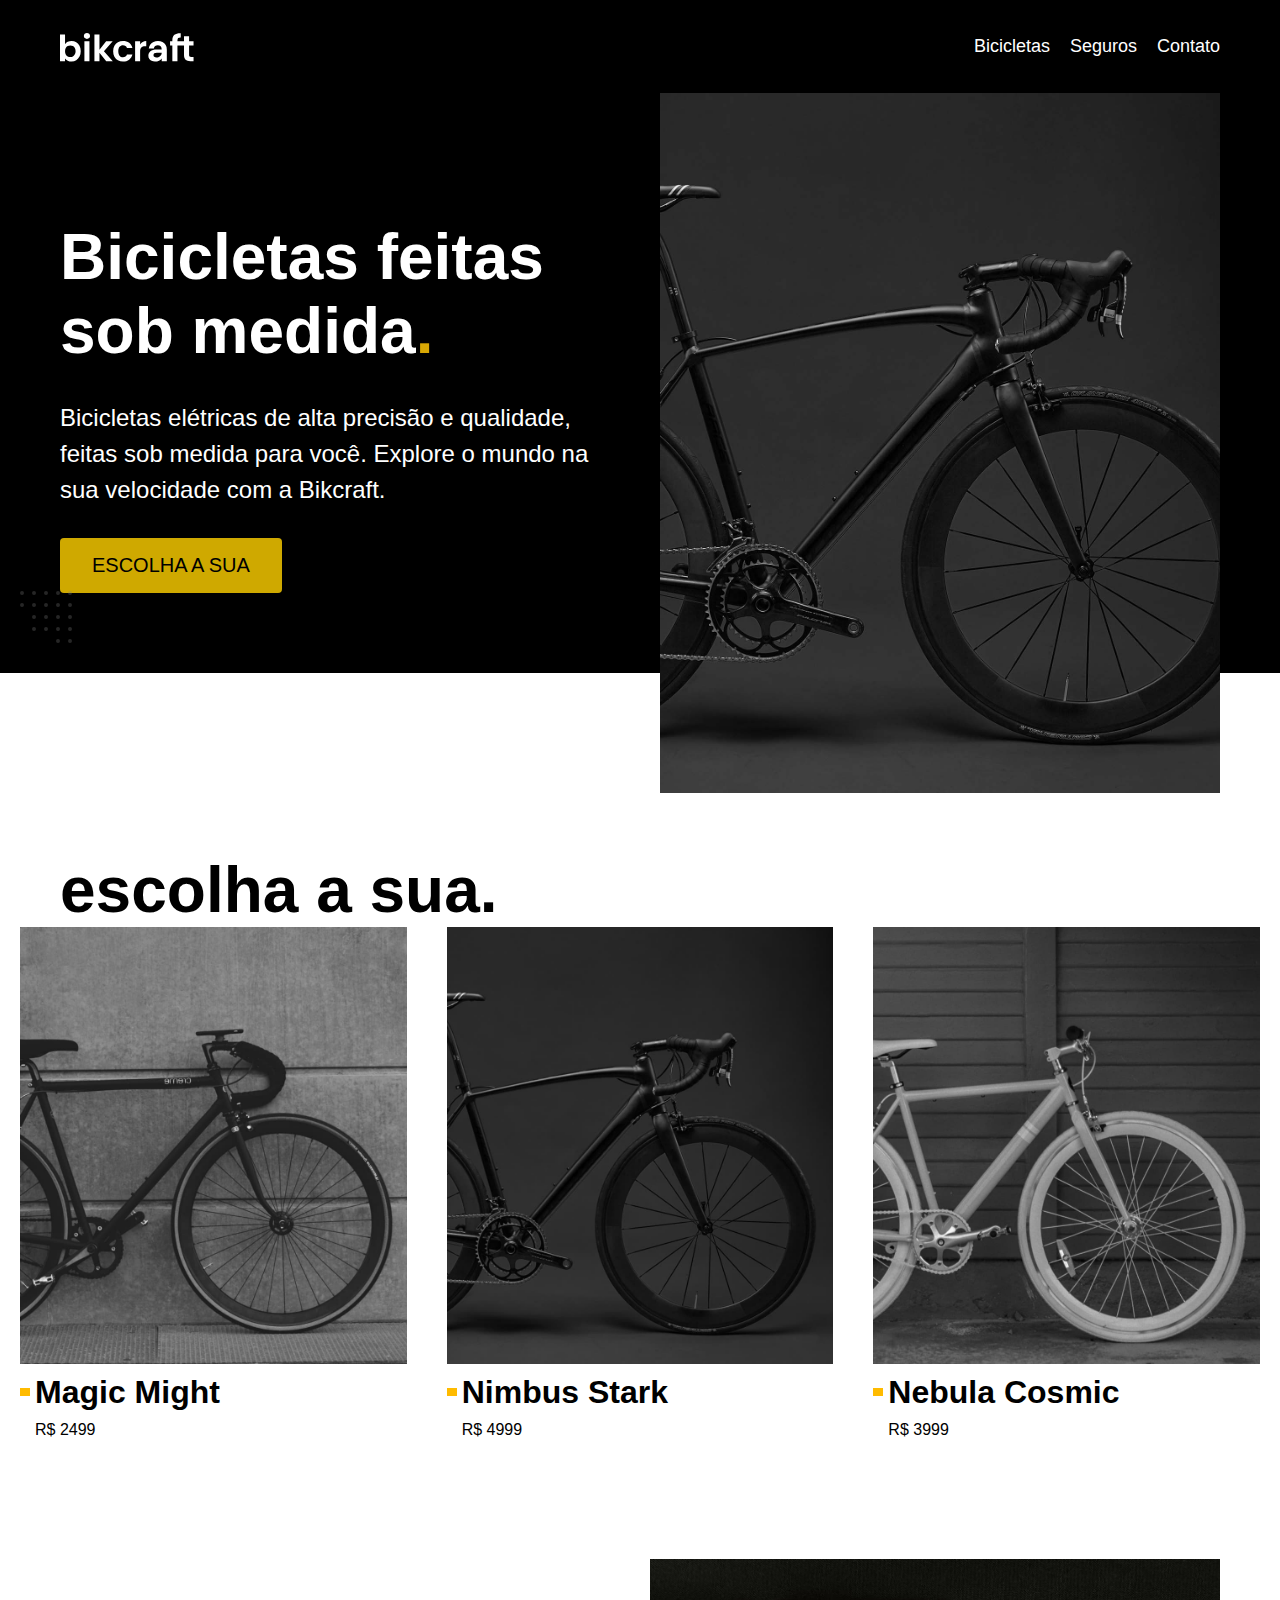
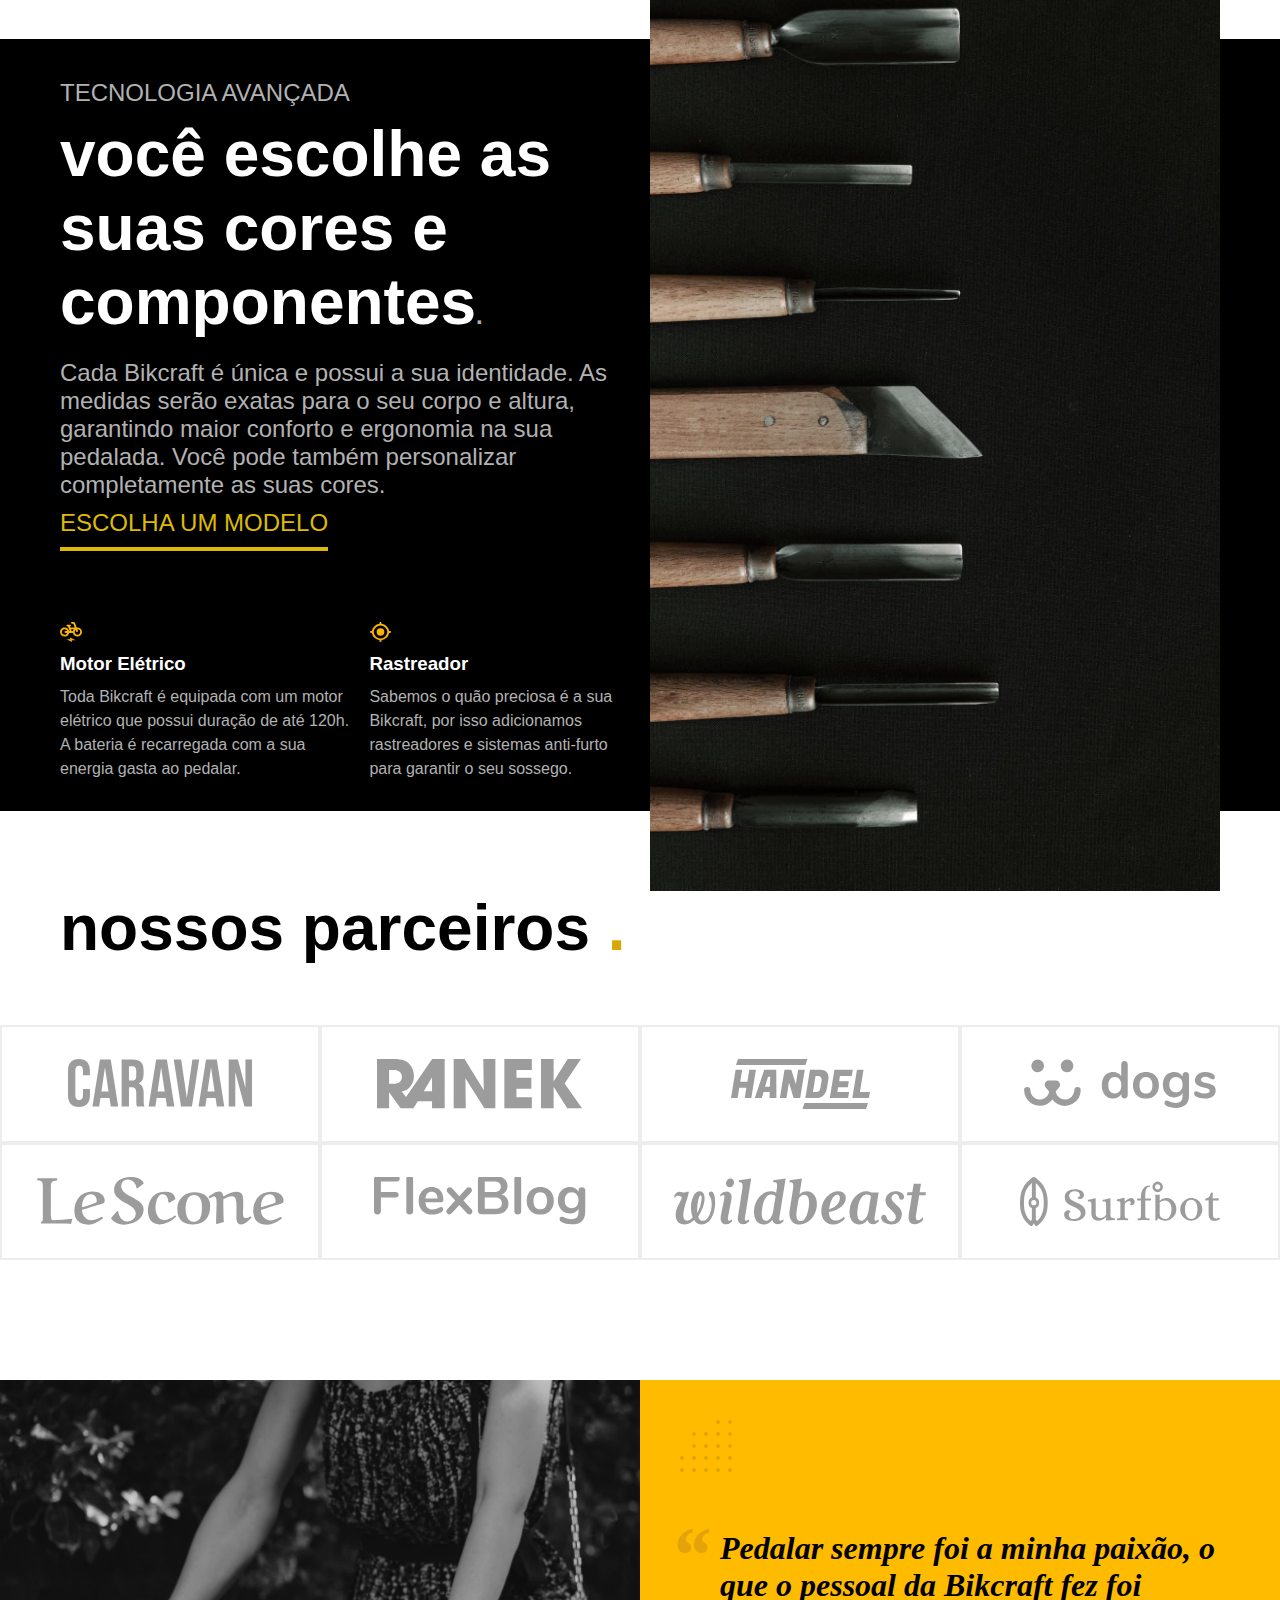
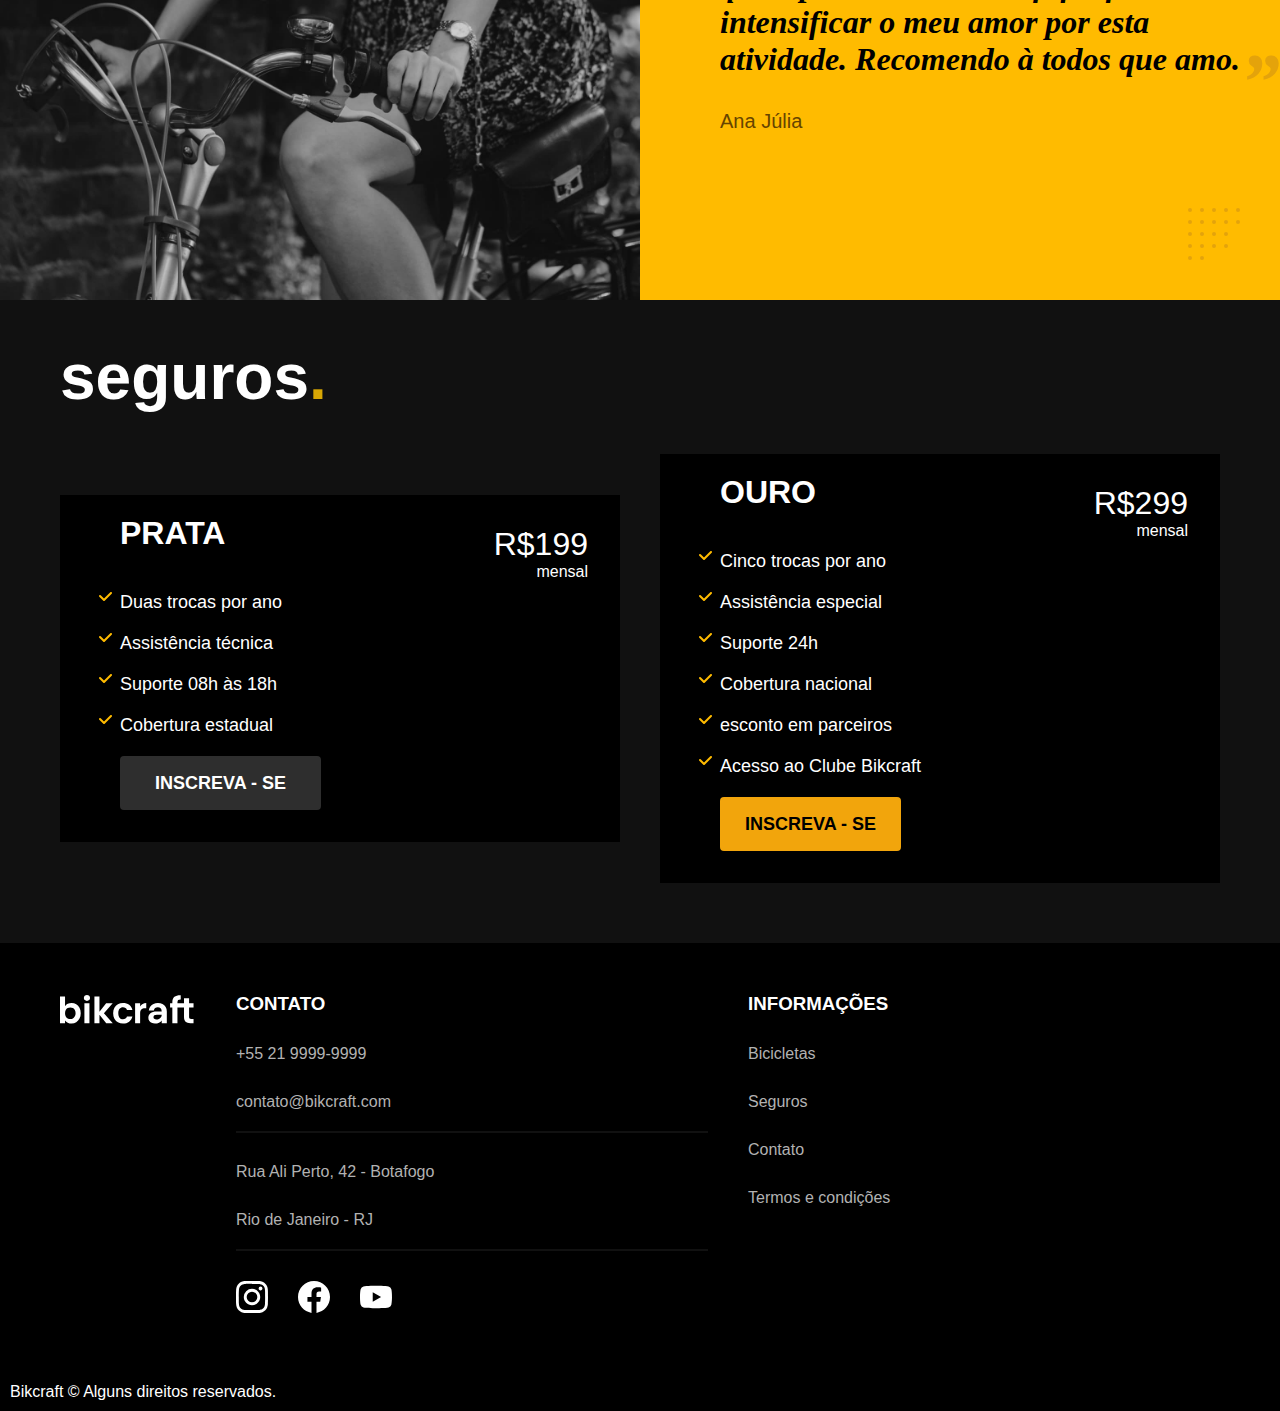
<file: index.html>
<!DOCTYPE html>
<html lang="en">

<head>
    <meta name="viewport" content="width=device-width, initial-scale=1.0">
    <meta charset="UTF-8">
    <meta name="viewport" content="width=device-width, initial-scale=1.0">
    <link rel="shortcut icon" href="/img/" type="image/x-icon">
    <link rel="stylesheet" href="css/style.min.css">
    <title>Bikecraft - Loja</title>
</head>

<body>
    <header class="header-bg">
        <div class="header-flex">
            <a href="./index.html"><img src="/img/bikcraft.svg" alt=""></a>
            <nav class="header-menu">
                <ul><a href="./bicicletas.html">Bicicletas</a></ul>
                <ul><a href="./seguro.html">Seguros</a></ul>
                <ul><a href="./contato.html">Contato</a></ul>
            </nav>
        </div>
    </header>

    <main class="main-bg">
        <div class="main-grid">
            <div class="main-menu">
                <h1>Bicicletas feitas sob medida<span class="ponto">.</span></h1>
                <p>Bicicletas elétricas de alta precisão e qualidade, feitas sob medida para você. Explore o mundo na
                    sua velocidade com a Bikcraft.</p>
                <a href="">Escolha a sua</a>
            </div>
            <img src="./img/fotos/introducao.jpg" alt="">
        </div>
        <img class="detalhe" src="./img/dec/bottom-left.svg" alt="">
    </main>

    <section class="section-bg">
        <h2>escolha a sua.</h2>
        <ul class="section-flex">
            <li>
                <a href="">
                    <img src="./img/bicicletas/magic-home.jpg" alt="">
                    <h3>Magic Might</h3>
                    <p>R$ 2499</p>
                </a>
            </li>
            <li>
                <a href="">
                    <img src="./img/bicicletas/nimbus-home.jpg" alt="">
                    <h3>Nimbus Stark</h3>
                    <p>R$ 4999</p>
                </a>

            </li>
            <li>
                <a href="">
                    <img src="./img/bicicletas/nebula-home.jpg" alt="">
                    <h3>Nebula Cosmic</h3>
                    <p>R$ 3999</p>
                </a>
            </li>
        </ul>
    </section>

    <section class="section-bg2">
        <div class="section-grid">
            <div class="tecnologia">
                <span>TECNOLOGIA AVANÇADA</span>
                <h2>você escolhe as suas cores e componentes<span>.</span></h2>
                <p>Cada Bikcraft é única e possui a sua identidade. As medidas serão exatas para o seu corpo e altura,
                    garantindo maior conforto e ergonomia na sua pedalada. Você pode também personalizar completamente
                    as
                    suas cores.</p>
                <a href="">Escolha um modelo</a>
                <div class="flex-icon">
                    <div class="icons">
                        <img src="./img/icones/eletrica.svg" alt="">
                        <h3>Motor Elétrico</h3>
                        <p>Toda Bikcraft é equipada com um motor elétrico que possui duração de até 120h. A bateria é
                            recarregada com a sua energia gasta ao pedalar.</p>
                    </div>
                    <div>
                        <img src="./img/icones/rastreador.svg" alt="">
                        <h3>Rastreador</h3>
                        <p>Sabemos o quão preciosa é a sua Bikcraft, por isso adicionamos rastreadores e sistemas
                            anti-furto
                            para garantir o seu sossego.</p>
                    </div>
                </div>
            </div>
            <div>
                <img class="image" src="./img/fotos/tecnologia.jpg" alt="">
            </div>
        </div>
    </section>

    <section class="section3">
        <h2>nossos parceiros <span class="ponto">.</span>
        </h2>
        <ul class="image-grid">
            <li><img src="./img/parceiros/caravan.svg" alt=""></li>
            <li><img src="./img/parceiros/ranek.svg" alt=""></li>
            <li><img src="./img/parceiros/handel.svg" alt=""></li>
            <li><img src="./img/parceiros/dogs.svg" alt="">
            </li>
            <li><img src="./img/parceiros/lescone.svg" alt=""></li>
            <li><img src="./img/parceiros/flexblog.svg" alt=""></li>
            <li><img src="./img/parceiros/wildbeast.svg" alt=""></li>
            <li><img src="./img/parceiros/surfbot.svg" alt=""></li>
        </ul>
    </section>

    <section class="depoimento">
        <div>
            <img src="./img/fotos/depoimento.jpg" alt="">
        </div>
        <div class="depoimento-conteudo">
            <div>
                <p>Pedalar sempre foi a minha paixão, o que o pessoal da Bikcraft fez foi intensificar o meu amor por
                    esta atividade. Recomendo à todos que amo.</p>
                <span>Ana Júlia</span>
            </div>

        </div>
    </section>

    <section class="section4-bg">
        <div class="section4">
            <h2>seguros<span class="ponto">.</span></h2>
            <div class="prata-grid">
                <h3>PRATA</h3>
                <span>R$199<br><span>mensal</span></span>
                <ul>
                    <li>Duas trocas por ano</li>
                    <li>Assistência técnica</li>
                    <li>Suporte 08h às 18h</li>
                    <li>Cobertura estadual</li>
                </ul>
                <a class="botao" href="">inscreva - se</a>
            </div>

            <div class="prata-grid">
                <h3>OURO</h3>
                <span>R$299 <br>
                    <span class="mensal">mensal</span>
                </span>
                <ul>
                    <li>Cinco trocas por ano
                    </li>
                    <li>Assistência especial</li>
                    <li>Suporte 24h</li>
                    <li>Cobertura nacional</li>
                    <li>esconto em parceiros</li>
                    <li>Acesso ao Clube Bikcraft</li>
                </ul>
                <a class="botao2" href="">inscreva - se</a>
            </div>
        </div>

    </section>

    <footer class="footer-bg">
        <div class="footer-grid">
            <img src="./img/bikcraft.svg" alt="">
            <div class="contato">
                <h3>CONTATO</h3>
                <ul>
                    <li>+55 21 9999-9999</li>
                    <li>contato@bikcraft.com</li>
                    <li>Rua Ali Perto, 42 - Botafogo</li>
                    <li>Rio de Janeiro - RJ</li>
                </ul>
                <div class="redes">
                    <img src="./img/redes/instagram.svg" alt="">
                    <img src="./img/redes/facebook.svg" alt="">
                    <img src="./img/redes/youtube.svg" alt="">
                </div>
            </div>

            <div class="informacao">
                <h3>INFORMAÇÕES</h3>
                <ul>
                    <li><a href="./bicicletas.html">Bicicletas</a></li>
                    <li><a href="./seguro.html">Seguros</a></li>
                    <li><a href="">Contato</a></li>
                    <li><a href="./termos.html">Termos e condições</a></li>
                </ul>
            </div>
            
        </div>
        <p class="footer-p">Bikcraft © Alguns direitos reservados.</p>
    </footer>

</body>

</html>
</file>
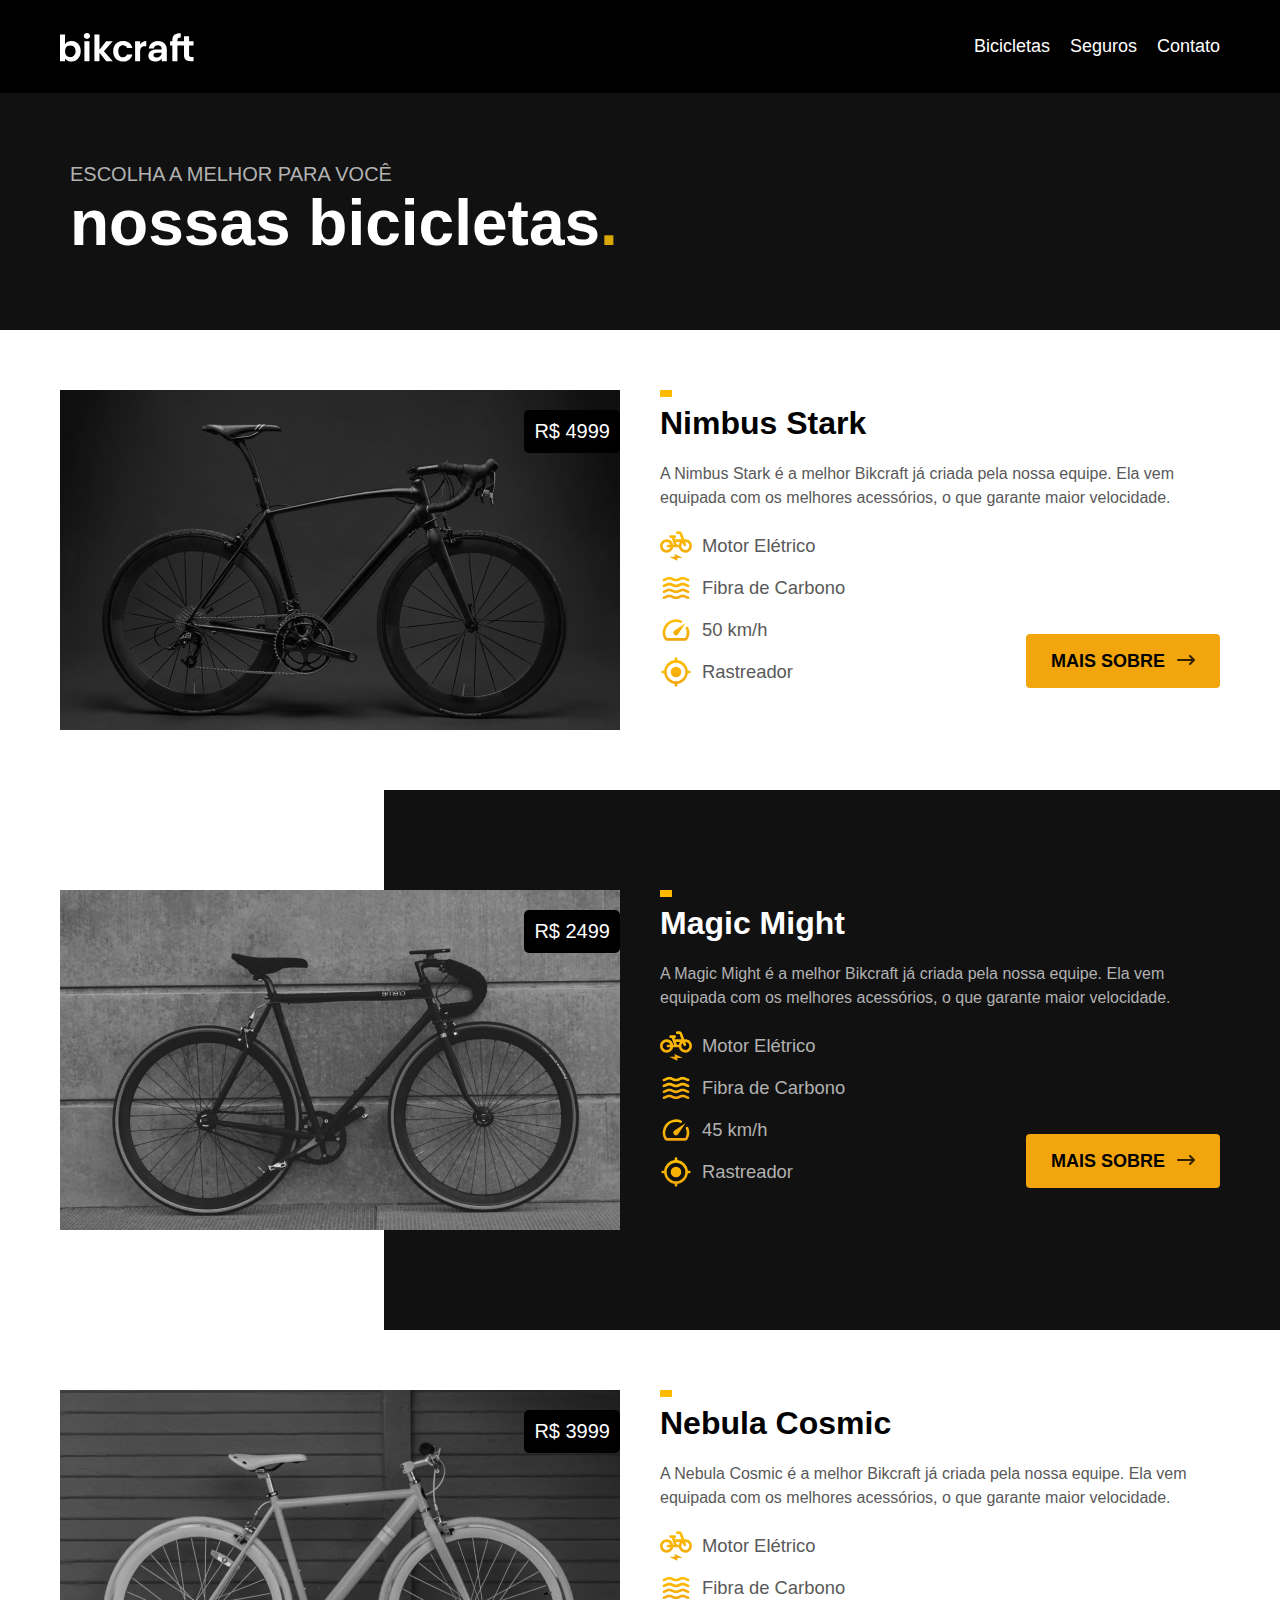
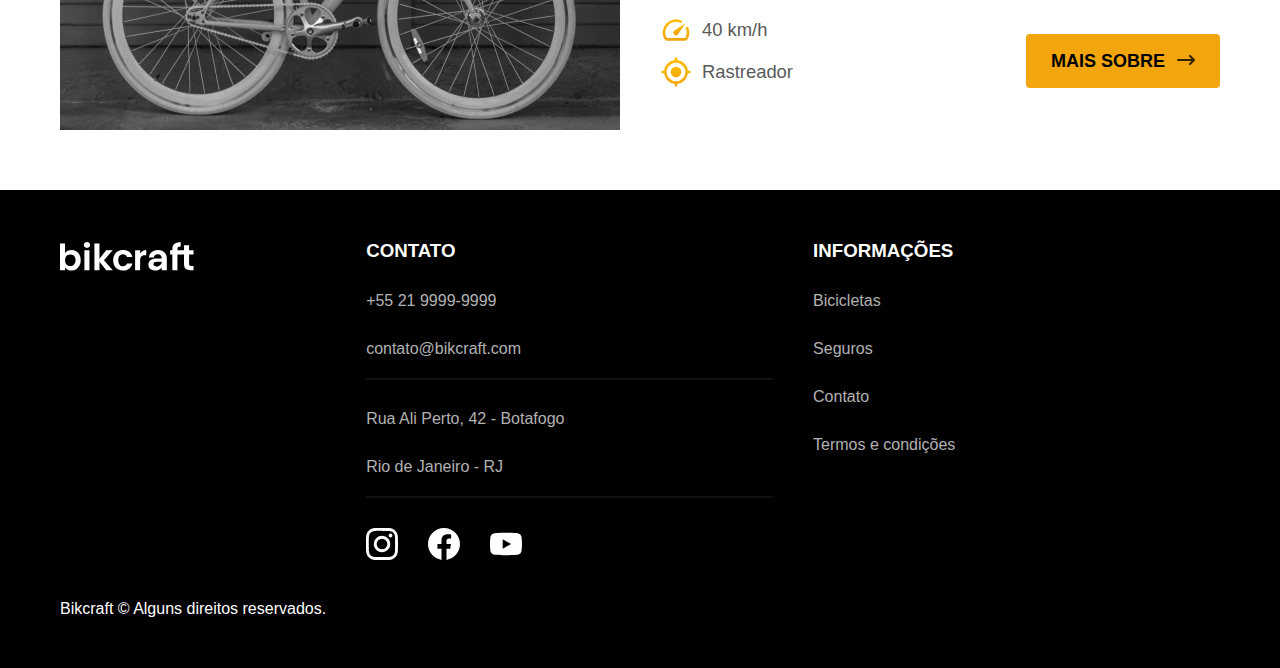
<file: bicicletas.html>
<!DOCTYPE html>
<html lang="en">

<head>
    <meta name="viewport" content="width=device-width, initial-scale=1.0">
    <meta charset="UTF-8">
    <meta name="viewport" content="width=device-width, initial-scale=1.0">
    <link rel="shortcut icon" href="/img/" type="image/x-icon">
    <link rel="stylesheet" href="css/style.min.css">
    <title>Bicicletas - Loja</title>
</head>

<body>
    <header class="header-bg">
        <div class="header-flex">
            <a href="./index.html"><img src="./img/bikcraft.svg" alt=""></a>
            <nav class="header-menu">
                <ul><a href="">Bicicletas</a></ul>
                <ul><a href="">Seguros</a></ul>
                <ul><a href="">Contato</a></ul>
            </nav>
        </div>
    </header>

    <main>
        <div class="termos-main-bg">
            <div class="termos-container container">
                <p>ESCOLHA A MELHOR PARA VOCÊ</p>
                <h1>nossas bicicletas<span class="ponto">.</span></h1>
            </div>
        </div>

        <div>
            <div class="bicicletas-grid container">
                <div class="bicicletas-image-grid">
                    <img src="./img/bicicletas/nimbus.jpg" alt="">
                    <span>R$ 4999</span>
                </div>

                <div class="bicicletas-card1">
                    <h3>Nimbus Stark</h3>
                    <p>A Nimbus Stark é a melhor Bikcraft já criada pela nossa equipe. Ela vem equipada com os melhores
                        acessórios, o que garante maior velocidade.</p>

                    <ul>
                        <li><img src="./img/icones/eletrica.svg" alt="">
                            <span>Motor Elétrico</span>
                        </li>

                        <li><img src="./img/icones/carbono.svg" alt="">
                            <span>Fibra de Carbono</span>
                        </li>

                        <li><img src="./img/icones/velocidade.svg" alt="">
                            <span>50 km/h</span>
                        </li>

                        <li><img src="./img/icones/rastreador.svg" alt="">
                            <span>Rastreador</span>
                        </li>
                    </ul>

                    <a href="" class="botao2 seta">Mais sobre</a>
                </div>
            </div>

        </div>

        <div class="bicicleta-bg">
            <div class="bicicletas-grid container ">
                <div class="bicicletas-image-grid">
                    <img src="./img/bicicletas/magic.jpg" alt="">
                    <span>R$ 2499</span>
                </div>

                <div class="bicicletas-card1 ">
                    <h3 class="corbranca">Magic Might</h3>
                    <p id="cor-cinza">A Magic Might é a melhor Bikcraft já criada pela nossa equipe. Ela vem equipada
                        com os melhores
                        acessórios, o que garante maior velocidade.</p>

                    <ul>
                        <li><img src="./img/icones/eletrica.svg" alt="">
                            <span id="cor-cinza">Motor Elétrico</span>
                        </li>

                        <li><img src="./img/icones/carbono.svg" alt="">
                            <span id="cor-cinza">Fibra de Carbono</span>
                        </li>

                        <li><img src="./img/icones/velocidade.svg" alt="">
                            <span id="cor-cinza">45 km/h</span>
                        </li>

                        <li><img src="./img/icones/rastreador.svg" alt="">
                            <span id="cor-cinza">Rastreador</span>
                        </li>
                    </ul>

                    <a href="" class="botao2 seta">Mais sobre</a>
                </div>
            </div>
        </div>

        <div>
            <div class="bicicletas-grid container">
                <div class="bicicletas-image-grid">
                    <img src="./img/bicicletas/nebula.jpg" alt="">
                    <span>R$ 3999</span>
                </div>

                <div class="bicicletas-card1">
                    <h3>Nebula Cosmic</h3>
                    <p>A Nebula Cosmic é a melhor Bikcraft já criada pela nossa equipe. Ela vem equipada com os melhores
                        acessórios, o que garante maior velocidade.</p>

                    <ul>
                        <li><img src="./img/icones/eletrica.svg" alt="">
                            <span>Motor Elétrico</span>
                        </li>

                        <li><img src="./img/icones/carbono.svg" alt="">
                            <span>Fibra de Carbono</span>
                        </li>

                        <li><img src="./img/icones/velocidade.svg" alt="">
                            <span>40 km/h</span>
                        </li>

                        <li><img src="./img/icones/rastreador.svg" alt="">
                            <span>Rastreador</span>
                        </li>
                    </ul>

                    <a href="" class="botao2 seta">Mais sobre</a>
                </div>
            </div>
        </div>
    </main>





    <footer class="footer-bg">
        <div class="footer-grid">
            <img src="./img/bikcraft.svg" alt="">
            <div class="contato">
                <h3>CONTATO</h3>
                <ul>
                    <li>+55 21 9999-9999</li>
                    <li>contato@bikcraft.com</li>
                    <li>Rua Ali Perto, 42 - Botafogo</li>
                    <li>Rio de Janeiro - RJ</li>
                </ul>
                <div class="redes">
                    <img src="./img/redes/instagram.svg" alt="">
                    <img src="./img/redes/facebook.svg" alt="">
                    <img src="./img/redes/youtube.svg" alt="">
                </div>
            </div>

            <div class="informacao">
                <h3>INFORMAÇÕES</h3>
                <ul>
                    <li><a href="">Bicicletas</a></li>
                    <li><a href="">Seguros</a></li>
                    <li><a href="">Contato</a></li>
                    <li><a href="./termos.html">Termos e condições</a></li>
                </ul>
            </div>
            <p>Bikcraft © Alguns direitos reservados.</p>
        </div>
    </footer>

</body>

</html>
</file>
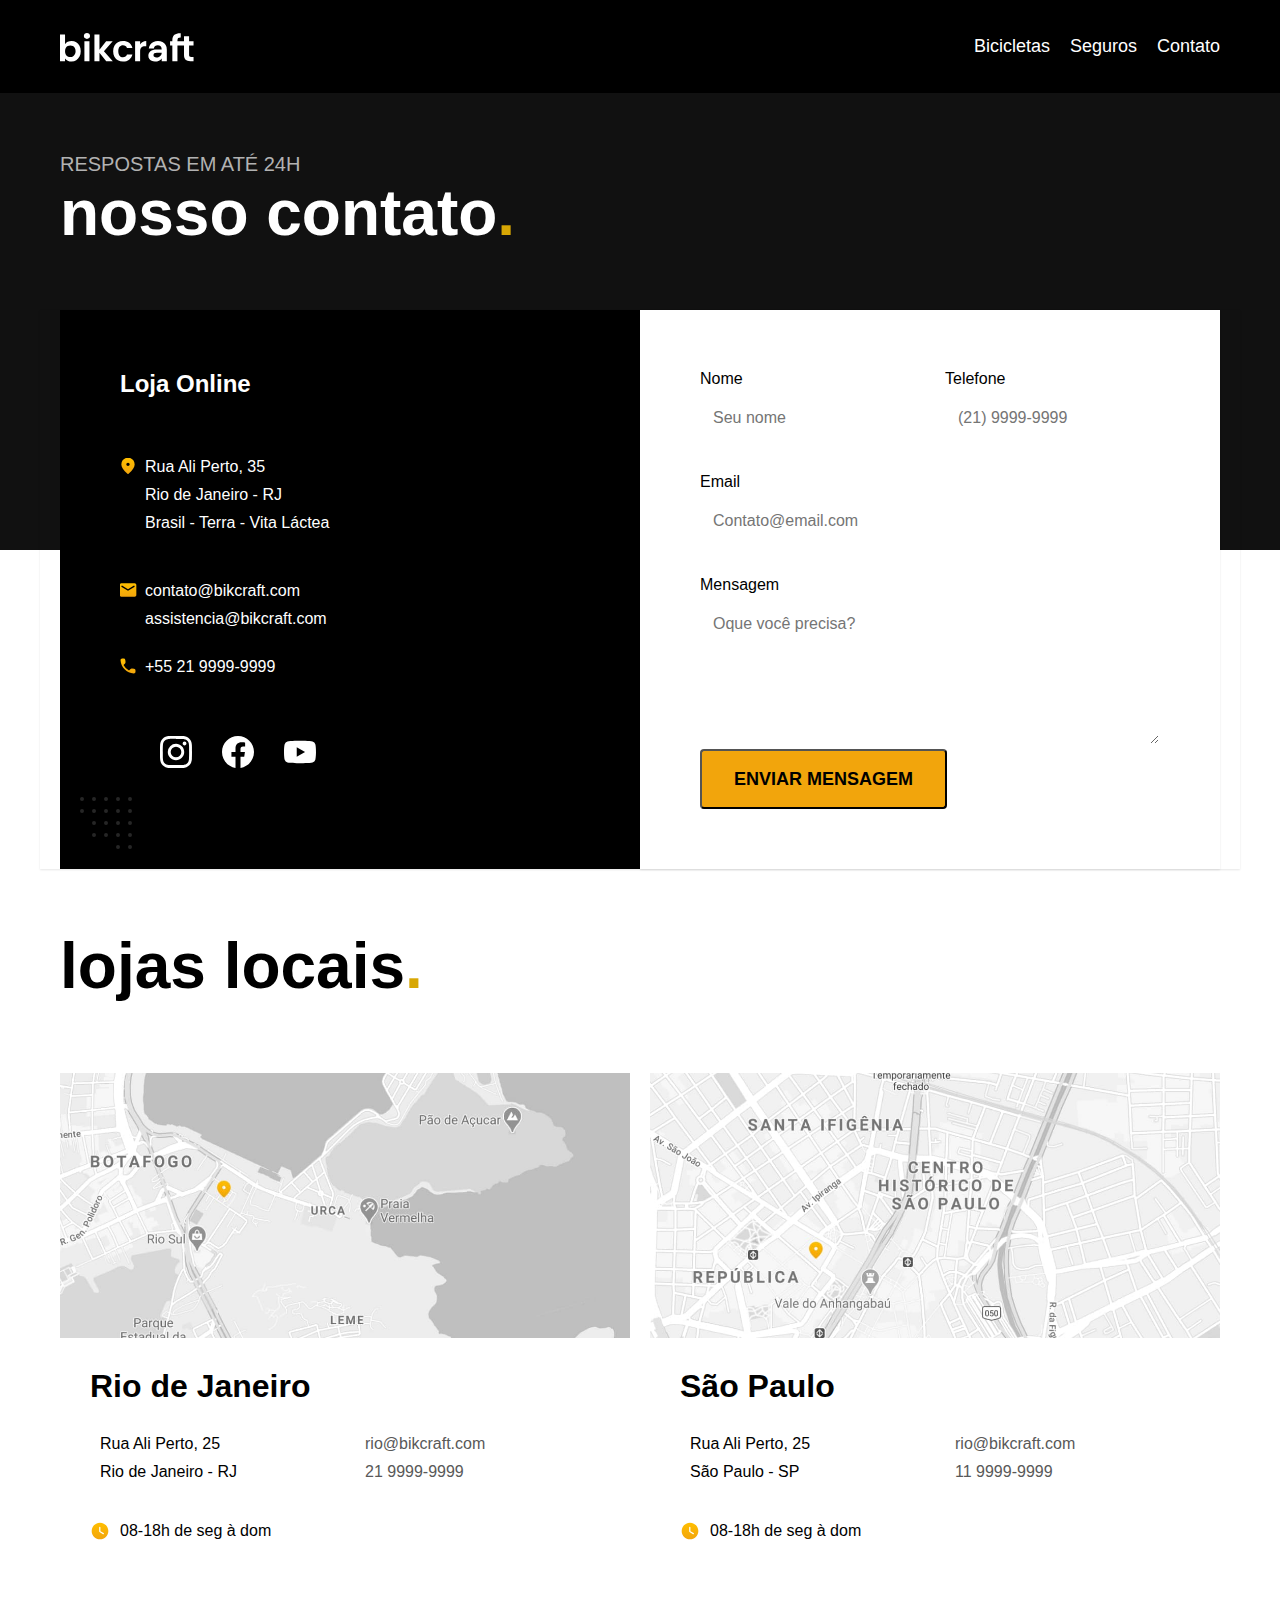
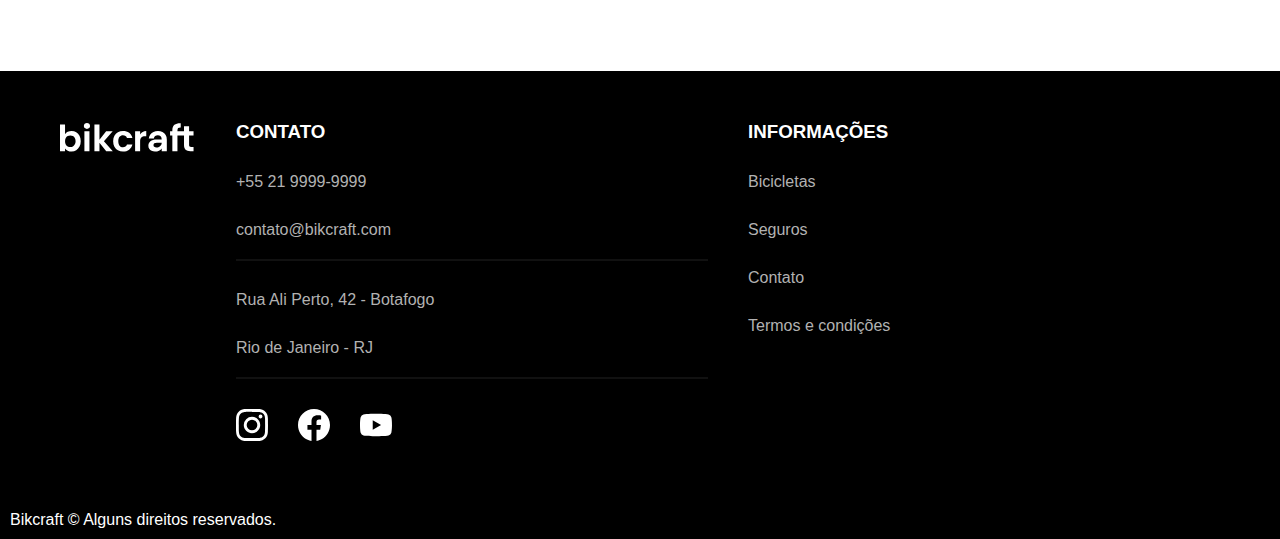
<file: contato.html>
<!DOCTYPE html>
<html lang="en">

<head>
    <meta name="viewport" content="width=device-width, initial-scale=1.0">
    <meta charset="UTF-8">
    <meta name="viewport" content="width=device-width, initial-scale=1.0">
    <link rel="shortcut icon" href="/img/" type="image/x-icon">
    <link rel="stylesheet" href="css/style.min.css">
    <title>Bikecraft - Contato</title>
</head>

<body id="contato">
    <header class="header-bg">
        <div class="header-flex">
            <a href="./index.html"><img src="./img/bikcraft.svg" alt=""></a>
            <nav class="header-menu">
                <ul><a href="./bicicletas.html">Bicicletas</a></ul>
                <ul><a href="./seguro.html">Seguros</a></ul>
                <ul><a href="./contato.html">Contato</a></ul>
            </nav>
        </div>
    </header>


    <main>
        <div class="contato-bg">
            <div class="contatos-container container">
                <p>RESPOSTAS EM ATÉ 24H</p>
                <h1>nosso contato<span class="ponto">.</span></h1>
            </div>
        </div>

        <div class="contato-container container">
            <div class="contatos-bg">
                <h2>Loja Online</h2>
                <ul class="contato-endereco">
                    <li>Rua Ali Perto, 35</li>
                    <li>Rio de Janeiro - RJ</li>
                    <li>Brasil - Terra - Vita Láctea</li>
                </ul>

                <div class="contato-contato">
                    <a href="/contato@bikcraft.com">contato@bikcraft.com</a>
                    <a href="/assistencia@bikcraft.com">assistencia@bikcraft.com</a>
                    <a href="/+55 21 9999-9999">+55 21 9999-9999</a>
                </div>

                <div class="contato-redes">
                    <a href=""> <img src="./img/redes/instagram.svg" alt=""></a>
                    <a href=""> <img src="./img/redes/facebook.svg" alt=""></a>
                    <a href=""> <img src="./img/redes/youtube.svg" alt=""></a>
                </div>
            </div>

            <div class="contato-formulario ">
                <form class="form-grid">
                    <div>
                        <label for="nome">Nome</label>
                        <input type="text" id="nome" name="nome" placeholder="Seu nome">
                    </div>

                    <div>
                        <label for="telefone">Telefone</label>
                        <input type="text" id="telefone" name="telefone" placeholder="(21) 9999-9999">
                    </div>

                    <div class="col-2">
                        <label for="email">Email</label>
                        <input type="text" id="email" name="email" placeholder="Contato@email.com">
                    </div>

                    <div class="col-2">
                        <label for="mensagem">Mensagem</label>
                        <textarea name="mensagem" id="mensagem" rows="5" placeholder="Oque você precisa?"></textarea>

                        <button class="botao-contato">enviar mensagem</button>
                    </div>
                </form>
            </div>
        </div>
    </main>

    <article class="container lojas-grid">
        <h2>lojas locais<span class="ponto">.</span></h2>
        <div class="container-lojas-local">
            <img src="./img/lojas/rj.jpg" alt="">
            <div class="lojas-local-grid">
                <h3>Rio de Janeiro</h3>
                <div>
                    <p>Rua Ali Perto, 25</p>
                    <p>Rio de Janeiro - RJ</p>
                </div>
                <div class="lojas-local-flex">
                    <a href="/rio@bikcraft.com">rio@bikcraft.com</a>
                    <a href="/21 9999-9999">21 9999-9999</a>
                </div>
                <p class="lojas-horario"><img src="./img/icones/horario.svg" alt=""> 08-18h de seg à dom</p>
            </div>
        </div>

        <div>
            <img src="./img/lojas/sp.jpg" alt="">
            <div class="lojas-local-grid">
                <h3>São Paulo</h3>
                <div>
                    <p>Rua Ali Perto, 25</p>
                    <p>São Paulo - SP</p>
                </div>
                <div class="lojas-local-flex">
                    <a href="/rio@bikcraft.com">rio@bikcraft.com</a>
                    <a href="/21 9999-9999">11 9999-9999</a>
                </div>
                <p class="lojas-horario"> <img src="./img/icones/horario.svg" alt="">
                    08-18h de seg à dom</p>
            </div>
        </div>
    </article>

    <footer class="footer-bg">
        <div class="footer-grid">
            <img src="./img/bikcraft.svg" alt="">
            <div class="contato">
                <h3>CONTATO</h3>
                <ul>
                    <li>+55 21 9999-9999</li>
                    <li>contato@bikcraft.com</li>
                    <li>Rua Ali Perto, 42 - Botafogo</li>
                    <li>Rio de Janeiro - RJ</li>
                </ul>
                <div class="redes">
                    <img src="./img/redes/instagram.svg" alt="">
                    <img src="./img/redes/facebook.svg" alt="">
                    <img src="./img/redes/youtube.svg" alt="">
                </div>
            </div>

            <div class="informacao">
                <h3>INFORMAÇÕES</h3>
                <ul>
                    <li><a href="./bicicletas.html">Bicicletas</a></li>
                    <li><a href="./seguro.html">Seguros</a></li>
                    <li><a href="">Contato</a></li>
                    <li><a href="./termos.html">Termos e condições</a></li>
                </ul>
            </div>

        </div>
        <p class="footer-p">Bikcraft © Alguns direitos reservados.</p>
    </footer>

</body>
</file>
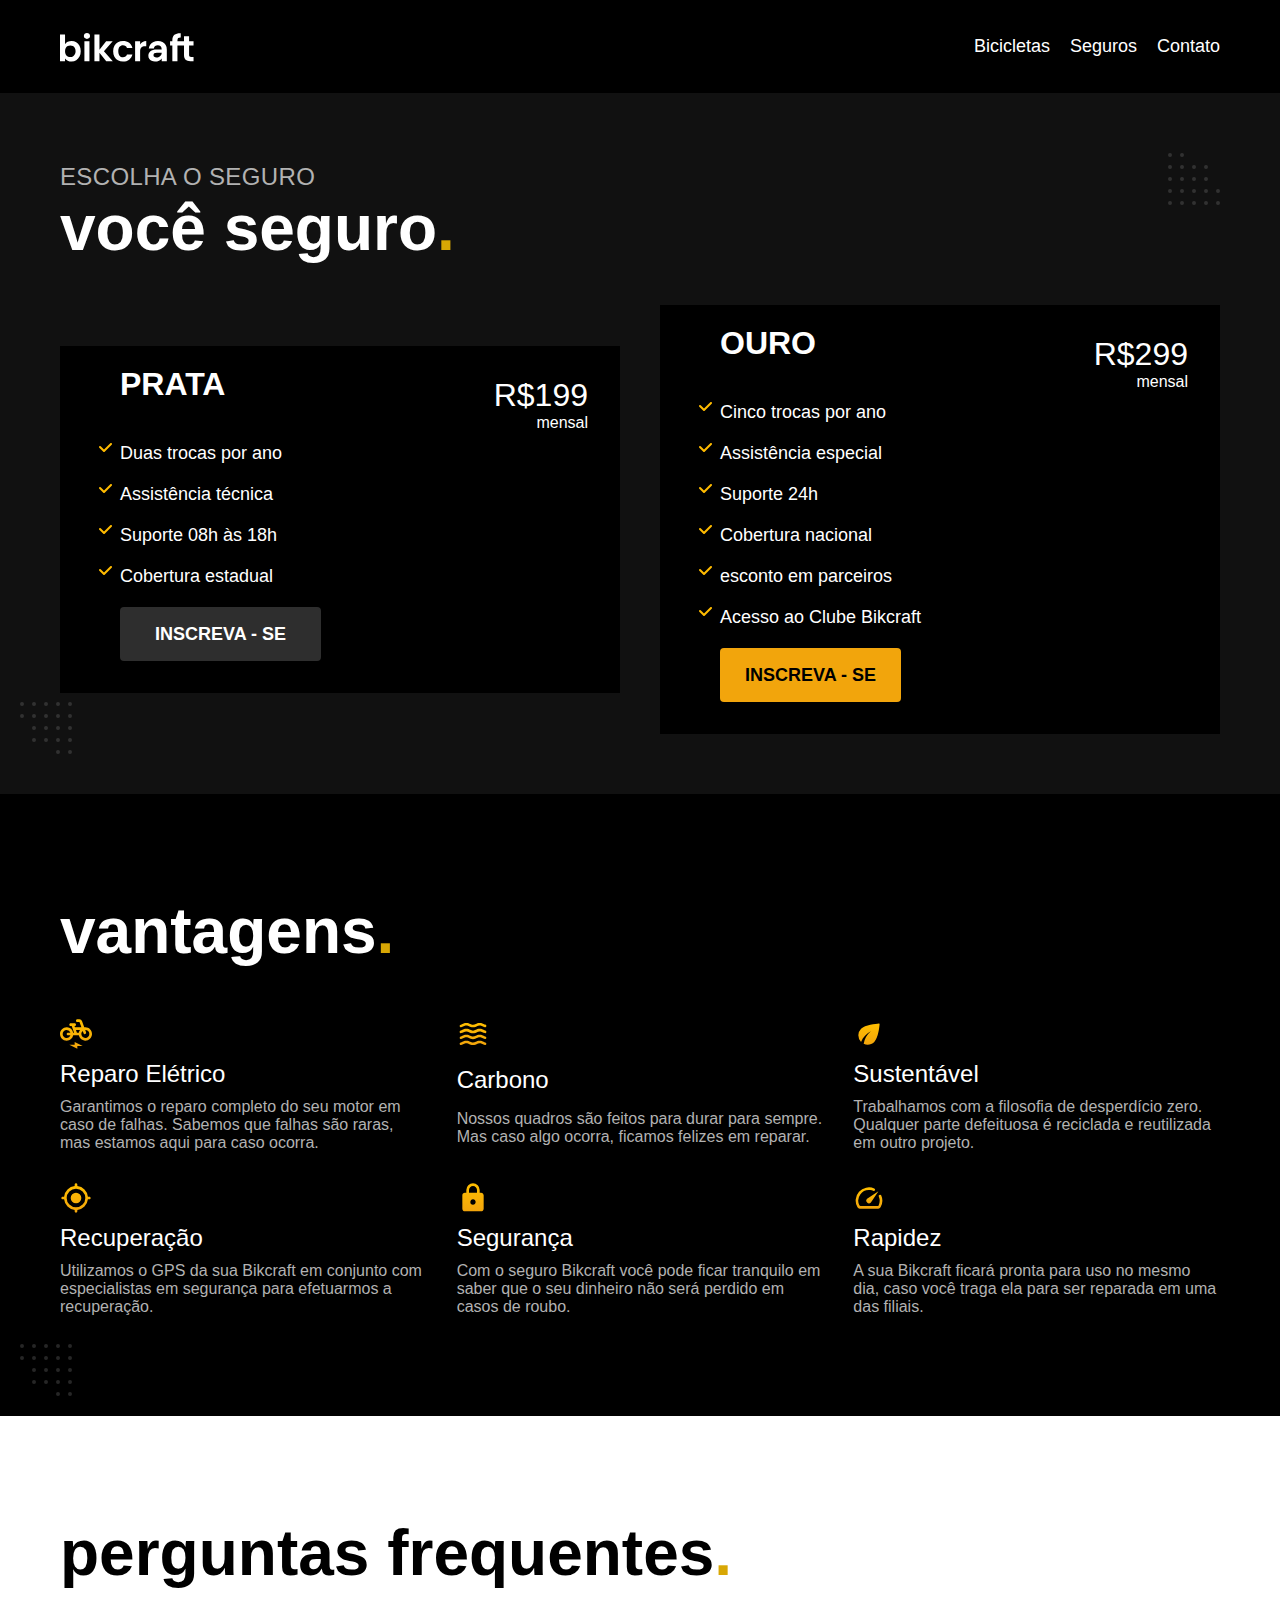
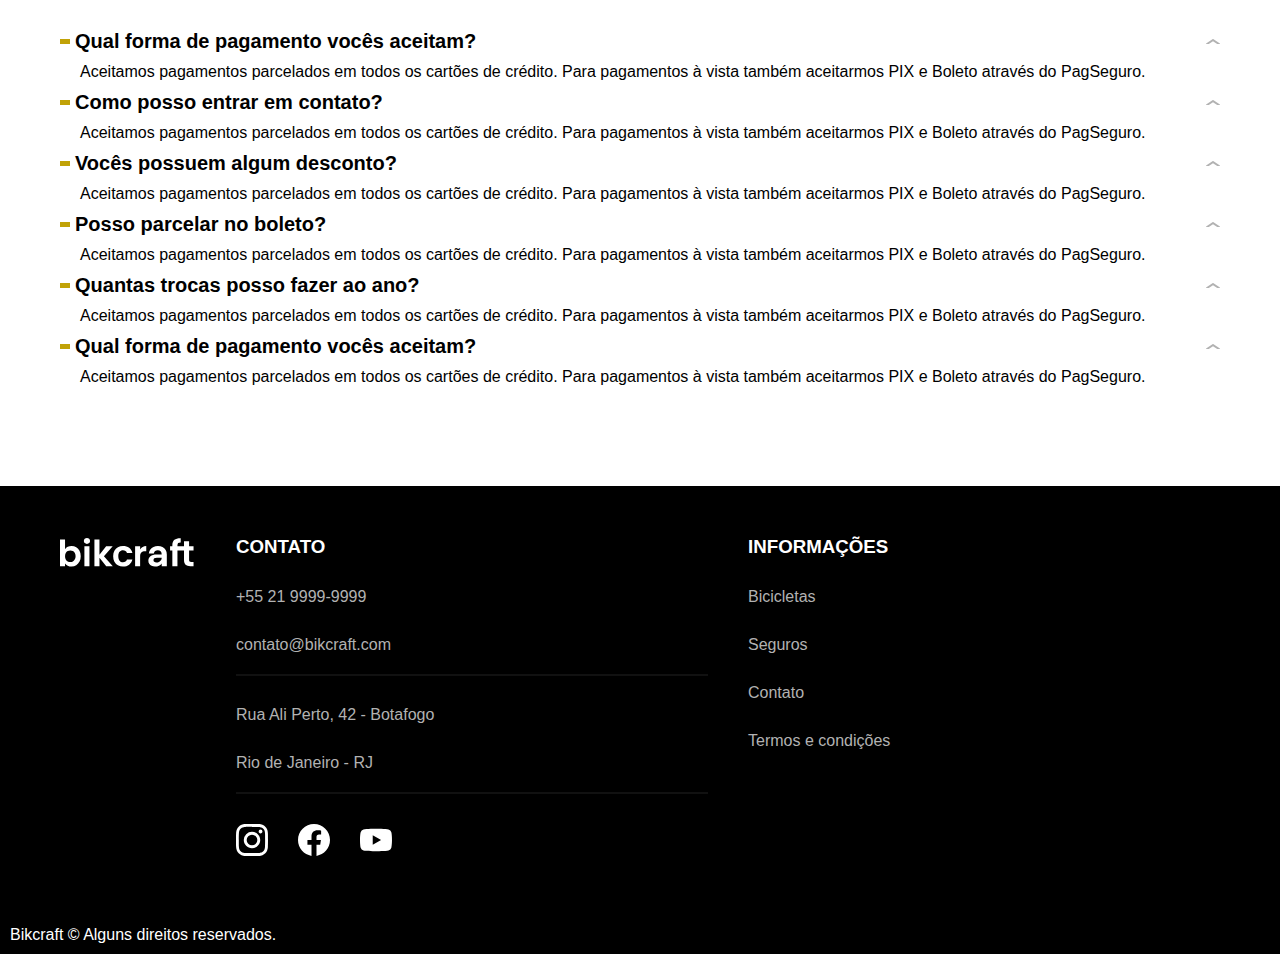
<file: seguro.html>
<!DOCTYPE html>
<html lang="en">

<head>
    <meta name="viewport" content="width=device-width, initial-scale=1.0">
    <meta charset="UTF-8">
    <meta name="viewport" content="width=device-width, initial-scale=1.0">
    <link rel="shortcut icon" href="/img/" type="image/x-icon">
    <link rel="stylesheet" href="css/style.min.css">
    <title>Bikecraft - Loja</title>
</head>

<body>
    <header class="header-bg">
        <div class="header-flex">
            <a href="/index.html"><img src="./img/bikcraft.svg" alt=""></a>
            <nav class="header-menu">
                <ul><a href="">Bicicletas</a></ul>
                <ul><a href="">Seguros</a></ul>
                <ul><a href="">Contato</a></ul>
            </nav>
        </div>
    </header>

    <section class="seguro-bg">
        <div class="container cabecalho-seguro">
            <p>ESCOLHA O SEGURO</p>
            <h2>você seguro<span class="ponto">.</span></h2>
        </div>
        <div class="section4">
            <div class="prata-grid">
                <h3>PRATA</h3>
                <span>R$199<br><span>mensal</span></span>
                <ul>
                    <li>Duas trocas por ano</li>
                    <li>Assistência técnica</li>
                    <li>Suporte 08h às 18h</li>
                    <li>Cobertura estadual</li>
                </ul>
                <a class="botao" href="">inscreva - se</a>
            </div>

            <div class="prata-grid">
                <h3>OURO</h3>
                <span>R$299 <br>
                    <span class="mensal">mensal</span>
                </span>
                <ul>
                    <li>Cinco trocas por ano
                    </li>
                    <li>Assistência especial</li>
                    <li>Suporte 24h</li>
                    <li>Cobertura nacional</li>
                    <li>esconto em parceiros</li>
                    <li>Acesso ao Clube Bikcraft</li>
                </ul>
                <a class="botao2" href="">inscreva - se</a>
            </div>
        </div>
    </section>

    <main class="vantagens-bg">
        <div class="container seguro-container">
            <h2>vantagens<span class="ponto">.</span></h2>
            <div>
                <ul class="vantagens-seguro">
                    <li><img src="./img/icones/eletrica.svg" alt="">
                        <span>Reparo Elétrico</span>
                        <p>Garantimos o reparo completo do seu motor em caso de falhas. Sabemos que falhas são raras,
                            mas estamos aqui para caso ocorra.</p>
                    </li>

                    <li><img src="./img/icones/carbono.svg" alt="">
                        <span>Carbono</span>
                        <p>Nossos quadros são feitos para durar para sempre. Mas caso algo ocorra, ficamos felizes em
                            reparar.</p>
                    </li>

                    <li><img src="./img/icones/sustentavel.svg" alt="">
                        <span>Sustentável</span>
                        <p>Trabalhamos com a filosofia de desperdício zero. Qualquer parte defeituosa é reciclada e
                            reutilizada em outro projeto.</p>
                    </li>

                    <li><img src="./img/icones/rastreador.svg" alt="">
                        <span>Recuperação</span>
                        <p>Utilizamos o GPS da sua Bikcraft em conjunto com especialistas em segurança para efetuarmos a
                            recuperação.</p>
                    </li>

                    <li><img src="./img/icones/seguro.svg" alt="">
                        <span>Segurança</span>
                        <p>Com o seguro Bikcraft você pode ficar tranquilo em saber que o seu dinheiro não será perdido
                            em casos de roubo.</p>
                    </li>

                    <li><img src="./img/icones/velocidade.svg" alt="">
                        <span>Rapidez</span>
                        <p>A sua Bikcraft ficará pronta para uso no mesmo dia, caso você traga ela para ser reparada em
                            uma das filiais.</p>
                    </li>
                </ul>
            </div>
        </div>
    </main>

    <section>
        <div class="container perguntas-bg">
            <h2>perguntas frequentes<span class="ponto">.</span></h2>
            <div class="perguntas-frequentes ">
                <div class="ativa">
                    <dt>Qual forma de pagamento vocês aceitam?</dt>
                    <dd>Aceitamos pagamentos parcelados em todos os cartões de crédito. Para pagamentos à vista também
                        aceitarmos PIX e Boleto através do PagSeguro.</dd>
                </div>
                <div class="ativa">
                    <dt>Como posso entrar em contato?</dt>
                    <dd>Aceitamos pagamentos parcelados em todos os cartões de crédito. Para pagamentos à vista também
                        aceitarmos PIX e Boleto através do PagSeguro.</dd>
                </div>
                <div class="ativa">
                    <dt>Vocês possuem algum desconto?</dt>
                    <dd>Aceitamos pagamentos parcelados em todos os cartões de crédito. Para pagamentos à vista também
                        aceitarmos PIX e Boleto através do PagSeguro.</dd>
                </div>
                <div class="ativa">
                    <dt>Posso parcelar no boleto?</dt>
                    <dd>Aceitamos pagamentos parcelados em todos os cartões de crédito. Para pagamentos à vista também
                        aceitarmos PIX e Boleto através do PagSeguro.</dd>
                </div>
                <div class="ativa">
                    <dt>Quantas trocas posso fazer ao ano?</dt>
                    <dd>Aceitamos pagamentos parcelados em todos os cartões de crédito. Para pagamentos à vista também
                        aceitarmos PIX e Boleto através do PagSeguro.</dd>
                </div>
                <div class="ativa">
                    <dt>Qual forma de pagamento vocês aceitam?</dt>
                    <dd>Aceitamos pagamentos parcelados em todos os cartões de crédito. Para pagamentos à vista também
                        aceitarmos PIX e Boleto através do PagSeguro.</dd>
                </div>
            </div>
        </div>
    </section>

    <footer class="footer-bg">
        <div class="footer-grid">
            <img src="./img/bikcraft.svg" alt="">
            <div class="contato">
                <h3>CONTATO</h3>
                <ul>
                    <li>+55 21 9999-9999</li>
                    <li>contato@bikcraft.com</li>
                    <li>Rua Ali Perto, 42 - Botafogo</li>
                    <li>Rio de Janeiro - RJ</li>
                </ul>
                <div class="redes">
                    <img src="./img/redes/instagram.svg" alt="">
                    <img src="./img/redes/facebook.svg" alt="">
                    <img src="./img/redes/youtube.svg" alt="">
                </div>
            </div>

            <div class="informacao">
                <h3>INFORMAÇÕES</h3>
                <ul>
                    <li><a href="./bicicletas.html">Bicicletas</a></li>
                    <li><a href="">Seguros</a></li>
                    <li><a href="">Contato</a></li>
                    <li><a href="./termos.html">Termos e condições</a></li>
                </ul>
            </div>

        </div>
        <p class="footer-p">Bikcraft © Alguns direitos reservados.</p>
    </footer>


</body>
</file>
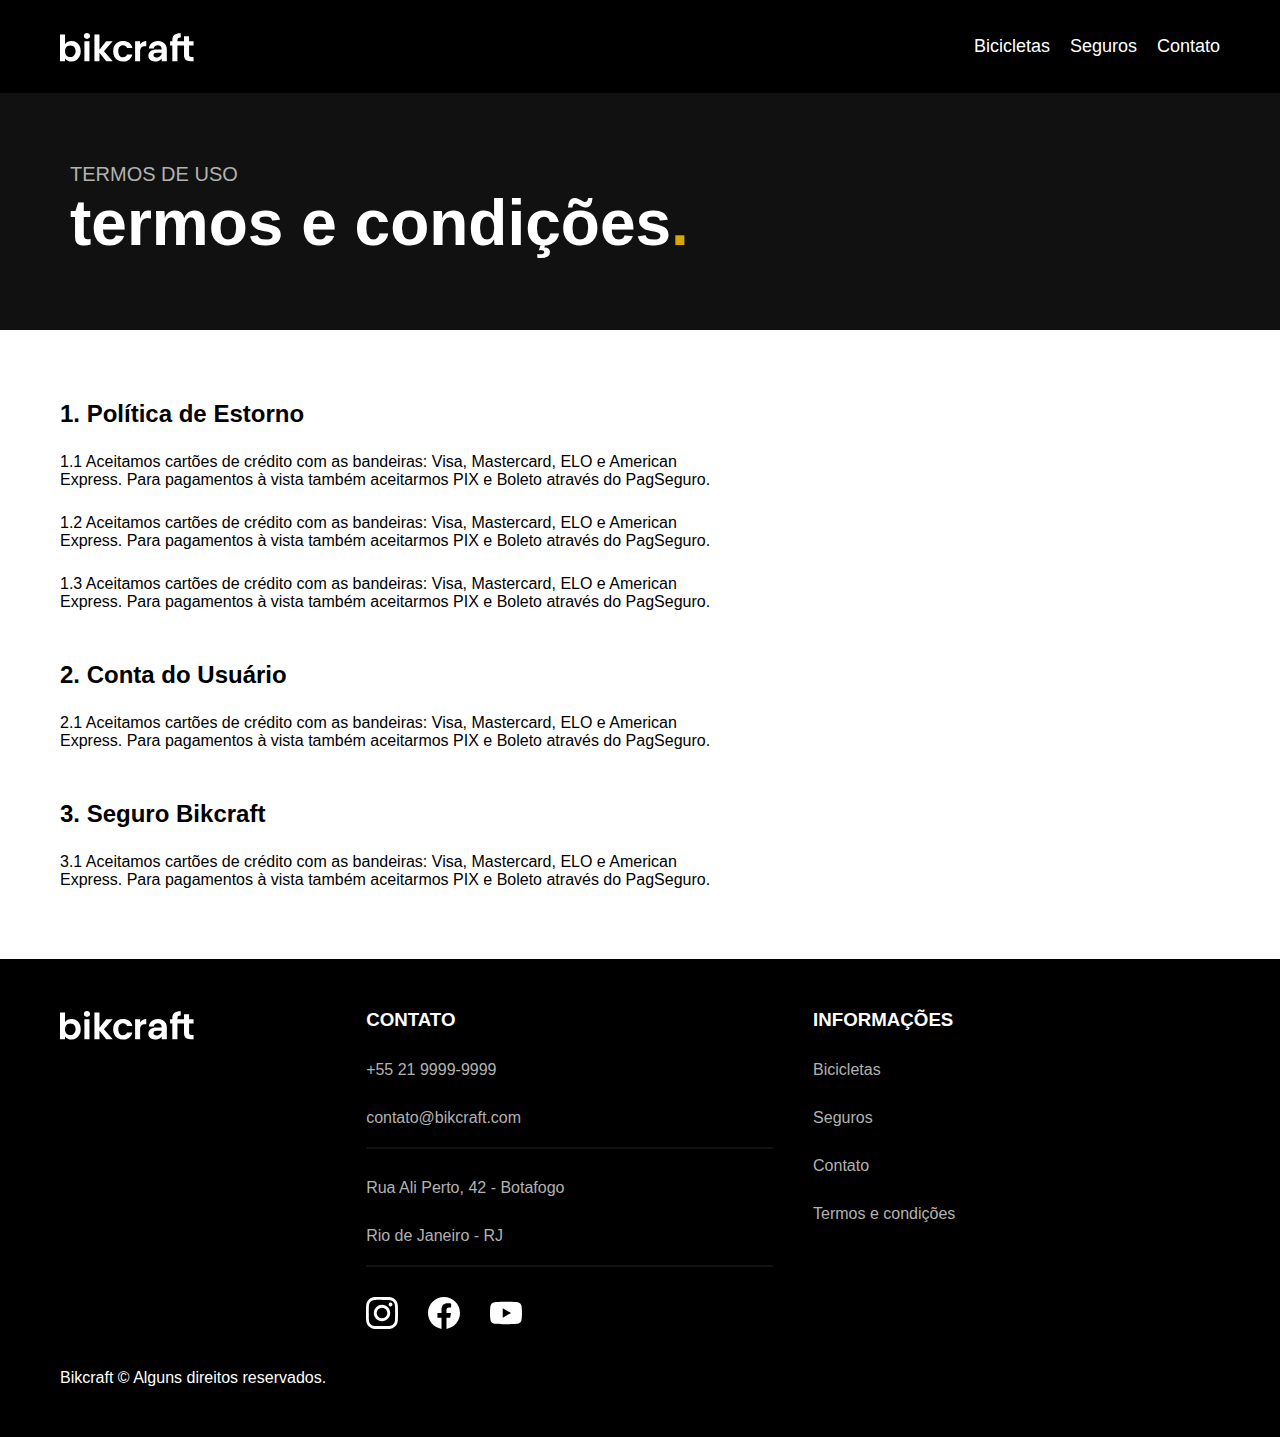
<file: termos.html>
<!DOCTYPE html>
<html lang="en">

<head>
    <meta name="viewport" content="width=device-width, initial-scale=1.0">
    <meta charset="UTF-8">
    <meta name="viewport" content="width=device-width, initial-scale=1.0">
    <link rel="shortcut icon" href="/img/" type="image/x-icon">
    <link rel="stylesheet" href="css/style.min.css">
    <title>Bikecraft - Termos e codições</title>
</head>

<body>
    <header class="header-bg">
        <div class="header-flex">
            <a href="./index.html"><img src="./img/bikcraft.svg" alt=""></a>
            <nav class="header-menu">
                <ul><a href="">Bicicletas</a></ul>
                <ul><a href="">Seguros</a></ul>
                <ul><a href="">Contato</a></ul>
            </nav>
        </div>
    </header>

    <main>
        <div class="termos-main-bg">
            <div class="termos-container container">
                <p>TERMOS DE USO</p>
                <h1>termos e condições<span class="ponto">.</span></h1>
            </div>
        </div>

        <div class="politicas container">
            <h2>1. Política de Estorno</h2>
            <p>1.1 Aceitamos cartões de crédito com as bandeiras: Visa, Mastercard, ELO e American Express. Para
                pagamentos à vista também aceitarmos PIX e Boleto através do PagSeguro.</p>
            <p>1.2 Aceitamos cartões de crédito com as bandeiras: Visa, Mastercard, ELO e American Express. Para
                pagamentos à vista também aceitarmos PIX e Boleto através do PagSeguro.</p>
            <p>1.3 Aceitamos cartões de crédito com as bandeiras: Visa, Mastercard, ELO e American Express. Para
                pagamentos à vista também aceitarmos PIX e Boleto através do PagSeguro.</p>

            <h2 class="margin">2. Conta do Usuário</h2>
            <p>2.1 Aceitamos cartões de crédito com as bandeiras: Visa, Mastercard, ELO e American Express. Para
                pagamentos à vista também aceitarmos PIX e Boleto através do PagSeguro.</p>

            <h2 class="margin">3. Seguro Bikcraft</h2>
            <p>3.1 Aceitamos cartões de crédito com as bandeiras: Visa, Mastercard, ELO e American Express. Para
                pagamentos à vista também aceitarmos PIX e Boleto através do PagSeguro.</p>
        </div>
    </main>

    <footer class="footer-bg">
        <div class="footer-grid">
            <img src="./img/bikcraft.svg" alt="">
            <div class="contato">
                <h3>CONTATO</h3>
                <ul>
                    <li>+55 21 9999-9999</li>
                    <li>contato@bikcraft.com</li>
                    <li>Rua Ali Perto, 42 - Botafogo</li>
                    <li>Rio de Janeiro - RJ</li>
                </ul>
                <div class="redes">
                    <img src="./img/redes/instagram.svg" alt="">
                    <img src="./img/redes/facebook.svg" alt="">
                    <img src="./img/redes/youtube.svg" alt="">
                </div>
            </div>

            <div class="informacao">
                <h3>INFORMAÇÕES</h3>
                <ul>
                    <li><a href="">Bicicletas</a></li>
                    <li><a href="">Seguros</a></li>
                    <li><a href="">Contato</a></li>
                    <li><a href="./termos.html">Termos e condições</a></li>
                </ul>
            </div>
            <p>Bikcraft © Alguns direitos reservados.</p>
        </div>
    </footer>

</body>
</file>
<file: css/style.min.css>
body{margin:0;padding:0;font-family:Arial,Helvetica,sans-serif}h1,h2,h3,h4,p,ul{margin:0}ul{margin:0;padding:0;list-style:none}a{text-decoration:none}img{max-width:100%;display:block;height:auto}.container{box-sizing:border-box;max-width:1200px;margin-left:auto;margin-right:auto;padding-left:20px;padding-right:20px}.cor-white{color:#fff}.header-bg{background-color:#000}.header-flex{box-sizing:border-box;max-width:1200px;margin-left:auto;margin-right:auto;padding-left:20px;padding-right:20px;display:flex;flex-wrap:wrap;gap:20px;justify-content:space-between;align-items:center;padding:20px}.header-menu{display:flex;gap:20px}.header-menu a{padding:16px 0;color:#fff;display:inline-block;font-size:18px;position:relative}.header-menu a:after{content:'';display:block;width:0%;height:2px;background-color:#fff;position:absolute}.header-menu a:hover:after{content:'';display:block;width:100%;height:2px;background-color:#fff;transition:.3s}@media (max-width:500px){.header-flex{justify-content:center}}.main-bg{background-color:#000;position:relative;box-shadow:inset 0 -120px #fff}.main-grid{box-sizing:border-box;max-width:1200px;margin-left:auto;margin-right:auto;padding-left:20px;padding-right:20px;display:grid;grid-template-columns:1fr 1fr;gap:0 40px}.main-menu{place-self:end;margin-bottom:200px}.main-menu h1{font-size:4rem;color:#fff;margin-bottom:32px}.main-menu p{font-size:1.5rem;color:#fff;line-height:1.5;margin-bottom:20px}.main-menu a{background-color:rgba(255,208,0,.81);display:inline-block;padding:16px 32px;border-radius:4px;margin-top:10px;color:#000;font-size:1.25rem;text-transform:uppercase}.main-menu img{width:100%;height:100%;object-fit:cover;border-radius:4px}.ponto{color:#d8a704}.detalhe{position:absolute;bottom:150px;left:20px}@media (max-width:500px){.main-bg{box-shadow:inset 0 0 #fff}.detalhe{bottom:50px}.main-menu{font-size:3rem;text-align:center}.main-grid img{display:none}.main-grid{display:flex;justify-content:center;flex-wrap:nowrap;padding-right:0}}.section-bg h2{box-sizing:border-box;max-width:1200px;margin-left:auto;margin-right:auto;padding-left:20px;padding-right:20px;font-size:4rem}.section-bg{padding-top:60px;padding-bottom:120px}.section-flex h3{font-size:2rem;color:#000;margin:0;margin:10px 0 0 0}.section-flex p{color:#000;margin:10px 0 0 15px}.section-flex{display:flex;gap:40px;padding:0 20px;max-width:1400px;margin-left:auto;margin-right:auto}.section-flex h3::before{content:'';height:8px;width:10px;display:inline-block;background-color:#fb0;margin-bottom:7px;margin-right:5px;transition:.3s}.section-flex h3:hover::before{content:'';width:25px;display:inline-block;background-color:#fb0;margin-bottom:7px}@media (max-width:500px){.section-flex{flex-direction:column;gap:10px}.section-flex h3{font-size:.8rem;justify-content:center;padding:10px 0;background-color:#fb0;border-radius:3px;text-align:center}.section-bg h2{font-size:3rem;padding-bottom:30px}.section-flex h3:hover::before{display:none}.section-flex h3::before{display:none}}.section-grid{display:grid;grid-template-columns:1fr 1fr;box-sizing:border-box;max-width:1200px;margin-left:auto;margin-right:auto;padding-left:20px;padding-right:20px;gap:20px}.section-bg2{box-shadow:inset 0 -80px #fff,inset 0 80px #fff;background-color:#000}.tecnologia{margin-top:120px;margin-bottom:100px;color:#fff}.tecnologia h2{margin-top:10px;font-size:4rem}.tecnologia p{margin-top:20px;font-size:1.5rem;color:#b2b2b2}.tecnologia span{font-size:1.5rem;color:#b2b2b2;text-transform:uppercase}.tecnologia a{text-transform:uppercase;font-size:1.5rem;display:inline-block;padding:10px 0;color:#deba04;border-bottom:solid 4px}.image{width:100%;height:100%;object-fit:cover;object-position:left;display:block}.flex-icon{margin-top:70px;display:flex;gap:20px}.flex-icon h3{margin:10px 0}.flex-icon p{margin-top:0;color:#b2b2b2;font-size:1rem;line-height:1.5}.flex-icon img{height:13%;margin:0}@media (max-width:500px){.image{display:none;width:100%}.section-grid{display:flex;justify-content:center;gap:0}.tecnologia h2{font-size:1.8rem;margin-top:30px}.tecnologia a{margin-top:20px}}@media (max-width:800px){.image{display:none}.section-grid{justify-content:center;display:flex}}.section3 h2{box-sizing:border-box;max-width:1200px;margin-left:auto;margin-right:auto;padding-left:20px;padding-right:20px;font-size:4rem;margin-bottom:60px}.image-grid{padding:20 20px;max-width:1400px;display:grid;grid-template-columns:repeat(4,1fr);margin:0 auto;justify-content:center;margin-bottom:120px}.image-grid li{padding:32px;display:flex;justify-content:center;border:solid 2px #ededed}@media (max-width:550px){.image-grid{grid-template-columns:repeat(2,1fr)}.section3 h2{display:flex;justify-content:center;font-size:3rem}}@media (max-width:450px){.image-grid{grid-template-columns:repeat(2,1fr)}.section3 h2{display:flex;justify-content:center;font-size:2.3rem}}.depoimento{display:grid;grid-template-columns:1fr 1fr;box-sizing:border-box;background-color:#fb0}.depoimento img{width:100%;max-height:520px;object-fit:cover}.depoimento-conteudo{padding:40px 40px 80px 80px;display:flex;align-items:center;overflow:hidden;background:url(../img/dec/top-left-p.svg) no-repeat top 40px left 40px,url(../img/dec/bottom-right-p.svg) no-repeat bottom 40px right 40px}.depoimento-conteudo p::before{content:"“";left:-50px;top:-20px}.depoimento-conteudo p::after{content:"”";bottom:-50px}.depoimento p::after,.depoimento p::before{color:#e4a30b;font-size:5rem;position:absolute;z-index:-1}.depoimento-conteudo p{font-family:Merriweather;font-style:italic;font-weight:900;margin-bottom:1em;position:relative;z-index:0;display:block;font-size:2rem}.depoimento-conteudo span{position:absolute;font-size:1.25rem;color:#640}@media (max-width:700px){.depoimento{display:flex;flex-direction:column}}.section4{box-sizing:border-box;max-width:1200px;margin-left:auto;margin-right:auto;padding-left:20px;padding-right:20px;display:grid;grid-template-columns:1fr 1fr;align-items:center;padding-top:40px;gap:40px;align-items:center;padding-bottom:60px}.section4 h2{font-size:4rem;color:#fff}.section4-bg{background-color:#111}.section4 h2{grid-column:1/-1}.prata-grid{display:grid;grid-template-columns:1fr 1fr;padding:20px 32px 32px 60px;background-color:#000;color:#fff;align-items:center}.prata-grid h3{font-size:2rem;margin-bottom:40px}.prata-grid ul li{font-size:1.125rem;margin-bottom:20px}.prata-grid span{font-size:2rem;text-align:right;margin:0;display:block}.prata-grid span span{font-size:1rem}.prata-grid a{grid-column:3/-3}.botao{padding:15px 35px;display:inline-block;max-width:max-content;text-transform:uppercase;color:#fff;background-color:#2e2e2e;border-radius:4px;font:600 1.125rem/1.35 Poppins,sans-serif}.botao:hover{background-color:#404040}.botao2{padding:15px 25px;display:inline-block;max-width:max-content;text-transform:uppercase;color:#000;background-color:#f2a50c;border-radius:4px;font:600 1.125rem/1.35 Poppins,sans-serif}.prata-grid ul{position:relative}.prata-grid li::before{background:url(/img/icones/lista.svg) no-repeat;content:'';position:absolute;height:9px;width:13px;left:-21px}@media (max-width:700px){.section4{display:flex;flex-direction:column}}.footer-bg{background-color:#000}.footer-grid{box-sizing:border-box;max-width:1200px;margin-left:auto;margin-right:auto;padding-left:20px;padding-right:20px;display:grid;grid-template-columns:auto 1fr 1fr;padding-top:50px;padding-bottom:50px;gap:40px;color:#fff}.redes{display:flex;margin-top:30px}.redes img{margin-right:30px}.informacao h3{color:#fff}.informacao ul li a{color:#b2b2b2}.informacao ul li{position:relative;margin-top:30px;color:#b2b2b2}.contato ul li{position:relative;margin-top:30px;color:#b2b2b2}.contato li:nth-child(2)::after,.contato li:nth-child(4)::after{content:'';background-color:#111;width:100%;height:2px;display:block;margin-top:20px}.footer-p{color:#fff;padding:20px 0 10px 10px}@media (max-width:600px){.footer-grid img{display:none}}@media (max-width:500px){.footer-grid{grid-template-columns:1fr 1fr;gap:10px}}.termos-main-bg{background-color:#111}.termos-container{padding:70px 30px}.termos-container h1{font-size:4rem;color:#fff}.termos-container p{font-size:1.25rem;color:#b2b2b2;text-transform:uppercase}.politicas{margin-top:70px;margin-bottom:70px}.politicas h2{margin-bottom:25px}.politicas p{margin-bottom:25px;max-width:75ch}.margin{margin-top:50px}.bicicletas-grid{display:grid;grid-template-columns:1fr 1fr;gap:40px;margin-top:60px;margin-bottom:60px}.bicicletas-image-grid{display:grid;grid-template-columns:1fr}.bicicletas-image-grid span{grid-area:1/1;place-self:start end;margin-top:20px;position:absolute;background-color:#000;padding:10px;color:#fff;border-radius:5px;font-size:1.25rem}.bicicletas-card1{display:grid;grid-template-columns:1fr 1fr;align-content:start;justify-content:center}.bicicletas-card1 p{grid-column:1/-1;margin-bottom:10px;line-height:1.5}.bicicletas-card1 h3{font-size:2rem;margin-bottom:20px}.bicicletas-card1 h3::before{content:'';height:7px;width:12px;background-color:#fb0;display:block;margin-bottom:8px}.seta{display:flex;align-items:end}.seta::after{content:'';background:url(/img/icones/seta.svg) no-repeat;display:inline-block;height:18px;width:18px;margin-left:12px;transition:.3s}.seta:hover::after{transform:translateX(6px)}.bicicletas-card1 a{align-content:end;place-self:end}.bicicletas-card1 p{color:#595959;font-size:1rem}.bicicletas-card1 ul li{display:flex;margin-top:10px;align-items:center;font-size:1.15rem;color:#595959}.bicicletas-card1 ul li img{margin-right:10px}.botao2:hover{background-color:#e59317;transition:.3s}.bicicleta-bg{padding:40px 0;background:linear-gradient(to right,#fff 30%,#111 0)}.corbranca{color:#fff}#cor-cinza{color:#b2b2b2}@media screen and (max-width:900px){.bicicletas-grid{display:flex;flex-direction:column}.bicicleta-bg{padding:40px 0;background:linear-gradient(to right,#fff 100%,#111 0)}.bicicletas-card1 ul{display:grid;grid-template-columns:1fr 1fr;grid-column:3/1}.bicicletas-card1 a{place-self:start;grid-column:3/1;margin-top:20px}.corbranca{color:#000}#cor-cinza{color:#595959}}@media screen and (max-width:500px){.termos-container h1{font-size:3.35rem}.termos-container{padding:40px 30px}.informacao h3{font-size:1rem}}.cabecalho-seguro p{font-weight:500;letter-spacing:.015em;text-transform:uppercase;color:#b2b2b2;margin:0;padding-top:70px;margin:0;font-size:1.5rem}.cabecalho-seguro h2{font-size:4rem;color:#fff;margin:0}.cabecalho-seguro{background:url(/img/dec/top-right.svg) no-repeat top 60px right 20px}.seguro-bg{background:#111 url(/img/dec/bottom-left.svg) no-repeat bottom 40px left 20px}.seguro-container{padding-bottom:100px}.seguro-container h2{font-size:4rem;color:#fff;padding-top:100px}.vantagens-bg{background:#000 url(/img/dec/bottom-left.svg) no-repeat bottom 20px left 20px}.vantagens-seguro{display:grid;grid-template-columns:1fr 1fr 1fr;gap:30px;padding-top:50px}.vantagens-seguro span{color:#fff;font-size:1.5rem}.vantagens-seguro p{color:#b2b2b2;font-size:1rem}.vantagens-seguro li{display:grid;gap:10px}.perguntas-bg{padding-top:100px;padding-bottom:100px}.perguntas-bg h2{font-size:4rem;padding-bottom:30px}.perguntas-frequentes dt{color:#000;font-size:1.25rem;font-weight:700;align-items:center;display:grid;grid-template-columns:auto 1fr auto;cursor:pointer;padding-top:10px}.perguntas-frequentes dt::before{content:'';width:10px;height:5px;background-color:#c1a207;display:inline-block;margin-right:5px}.perguntas-frequentes dt::after{content:'';display:block;width:14px;height:5px;background:url(/img/icones/seta-abrir.svg) no-repeat;transform:rotate(180deg);transition:.3s}.perguntas-frequentes .ativa dt::after{transform:rotate(0)}.perguntas-frequentes dd{display:none;margin:0;padding-left:20px;padding-top:10px}.perguntas-frequentes .ativa dd{display:block}.contato-container,.contato-formulario{box-shadow:0 1px 2px rgba(0,0,0,.1)}.contato-container{display:grid;grid-template-columns:1fr 1fr}.contatos-bg{padding:60px;background:url(/img/dec/bottom-left.svg) no-repeat bottom 20px left 20px;background-color:#000}.contatos-bg h2{color:#fff;margin-bottom:60px}.contato-endereco{background:url(/img/icones/local.svg) no-repeat -2px -2px;padding-left:20px;margin-bottom:30px}.contato-endereco li{margin-bottom:10px;margin-left:5px;color:#fff}.contato-contato{display:flex;flex-direction:column}.contato-contato a{color:#fff;padding-left:25px;margin-bottom:10px}.contato-contato :first-child{background:url(/img/icones/email.svg) no-repeat -2px -2px;margin-top:20px}.contato-contato :nth-child(2){margin-bottom:30px}.contato-contato :nth-child(3){background:url(/img/icones/telefone.svg) no-repeat -2px -2px;margin-bottom:30px}.contato-redes{display:flex;margin-top:30px;margin-left:40px;gap:30px}.form-grid{display:grid;grid-template-columns:1fr 1fr;gap:30px}.form-grid label{display:block;margin-bottom:5px}.form-grid input,.form-grid textarea{font:400 1rem/1.5 Roboto,sans-serif;background:#fff;border:1px solid #fff;box-sizing:border-box;border-radius:4px;padding:12px;width:100%;box-sizing:border-box}.form-grid input[type=email]:focus,.form-grid input[type=text]:focus,.form-grid textarea:focus{outline:0;border-color:#fff;background:#fff;box-shadow:0 0 0 2px #fea}.form-grid .col-2{grid-column:span 2}.form-grid{padding:60px;background-color:#fff}.botao-contato{padding:16px 32px;display:inline-block;max-width:max-content;text-transform:uppercase;color:#000;background-color:#f2a50c;border-radius:4px;font:600 1.125rem/1.35 Poppins,sans-serif;cursor:pointer}.contato-bg{background-color:#111}#contato{background:linear-gradient(#111 550px,#fff 0)}.contatos-container h1{font-size:4rem;color:#fff}.contatos-container p{font-size:1.25rem;color:#b2b2b2;text-transform:uppercase}.contatos-container{padding-top:60px;padding-bottom:60px}.lojas-grid{display:grid;grid-template-columns:1fr 1fr;padding-top:60px;gap:20px;padding-bottom:100px}.lojas-grid h2{padding-bottom:50px;font-size:4rem}.lojas-grid h2{grid-column:1/-1}.lojas-local-grid{display:grid;grid-template-columns:1fr 1fr;gap:20px;padding:30px}.lojas-local-grid div{padding:10px}.lojas-local-grid div p{margin-bottom:10px}.lojas-horario{display:flex;align-items:center}.lojas-horario img{padding-right:10px}.lojas-grid h3{grid-column:1/-1;font-size:2rem}.lojas-local-flex{display:flex;flex-direction:column}.lojas-local-flex a{margin-bottom:10px;color:#595959}.nimbus-bg{background-color:#111}.nimbus-titulo{grid-column:1/-1;margin-top:50px}.nimbus-titulo span{font-size:2rem;color:#b2b2b2}.nimbus-titulo h1{font-size:4rem;color:#fff}.bicicleta-imagens{display:flex;flex-wrap:wrap;align-items:flex-start;gap:20px}.bicicleta-imagens img:first-child{cursor:initial;min-width:100%}.bicicleta-imagens img{cursor:pointer;flex:1;min-width:200px}.nimbus-main-grid h2{color:#fff}.nimbus-main-grid{display:grid;grid-template-columns:1fr 1fr;gap:20px;padding-bottom:50px}.comprar-grid{display:grid;grid-template-columns:max-content auto;gap:7px 10px;align-items:center;justify-items:start;margin-bottom:40px;margin-top:15px}.comprar-grid span{display:flex;background-color:#000;color:#fff;gap:10px;padding:4px 8px;justify-items:center;font-size:.75rem;border-radius:4px}.comprar-grid a{grid-row:span 2}.comprar-grid h3{color:#fff}.nimbus-informacoes-grid{display:grid;grid-template-columns:1fr 1fr;gap:40px;background-color:#000;padding:20px;border-radius:4px;margin-top:10px;margin-bottom:40px}.nimbus-informacoes{display:grid;gap:10px;color:#fff}.nimbus-informacoes img{width:24px}.nimbus-informacoes h3{font-size:1.15rem}.nimbus-informacoes p{font-size:.9rem}.nimbus-ficha-tecnica{background-color:#000;margin-top:10px;padding:30px;border-radius:4px}.nimbus-ficha{color:#fff}.ficha{display:flex;justify-content:space-between;border-bottom:solid 1px #fff;padding-bottom:10px;padding-top:10px}.outras-bicicletas h2{font-size:4rem}.outras-bicicletas{padding-bottom:100px}.section2-seguro-bg{background-color:#111;box-shadow:inset 0 -80px #000,inset 0 80px #fff}.section2-grid{display:grid;grid-template-columns:1fr 1fr;align-items:center}.section2-conteudo{padding:30px}.section2-conteudo h3{font-size:4rem;padding-bottom:20px;color:#fff}.section2-conteudo p{font-size:1.4rem;padding-bottom:20px;color:#b2b2b2}.section2-conteudo{background:url(/img/dec/bottom-right.svg) no-repeat bottom 10px right 20px}
</file>
